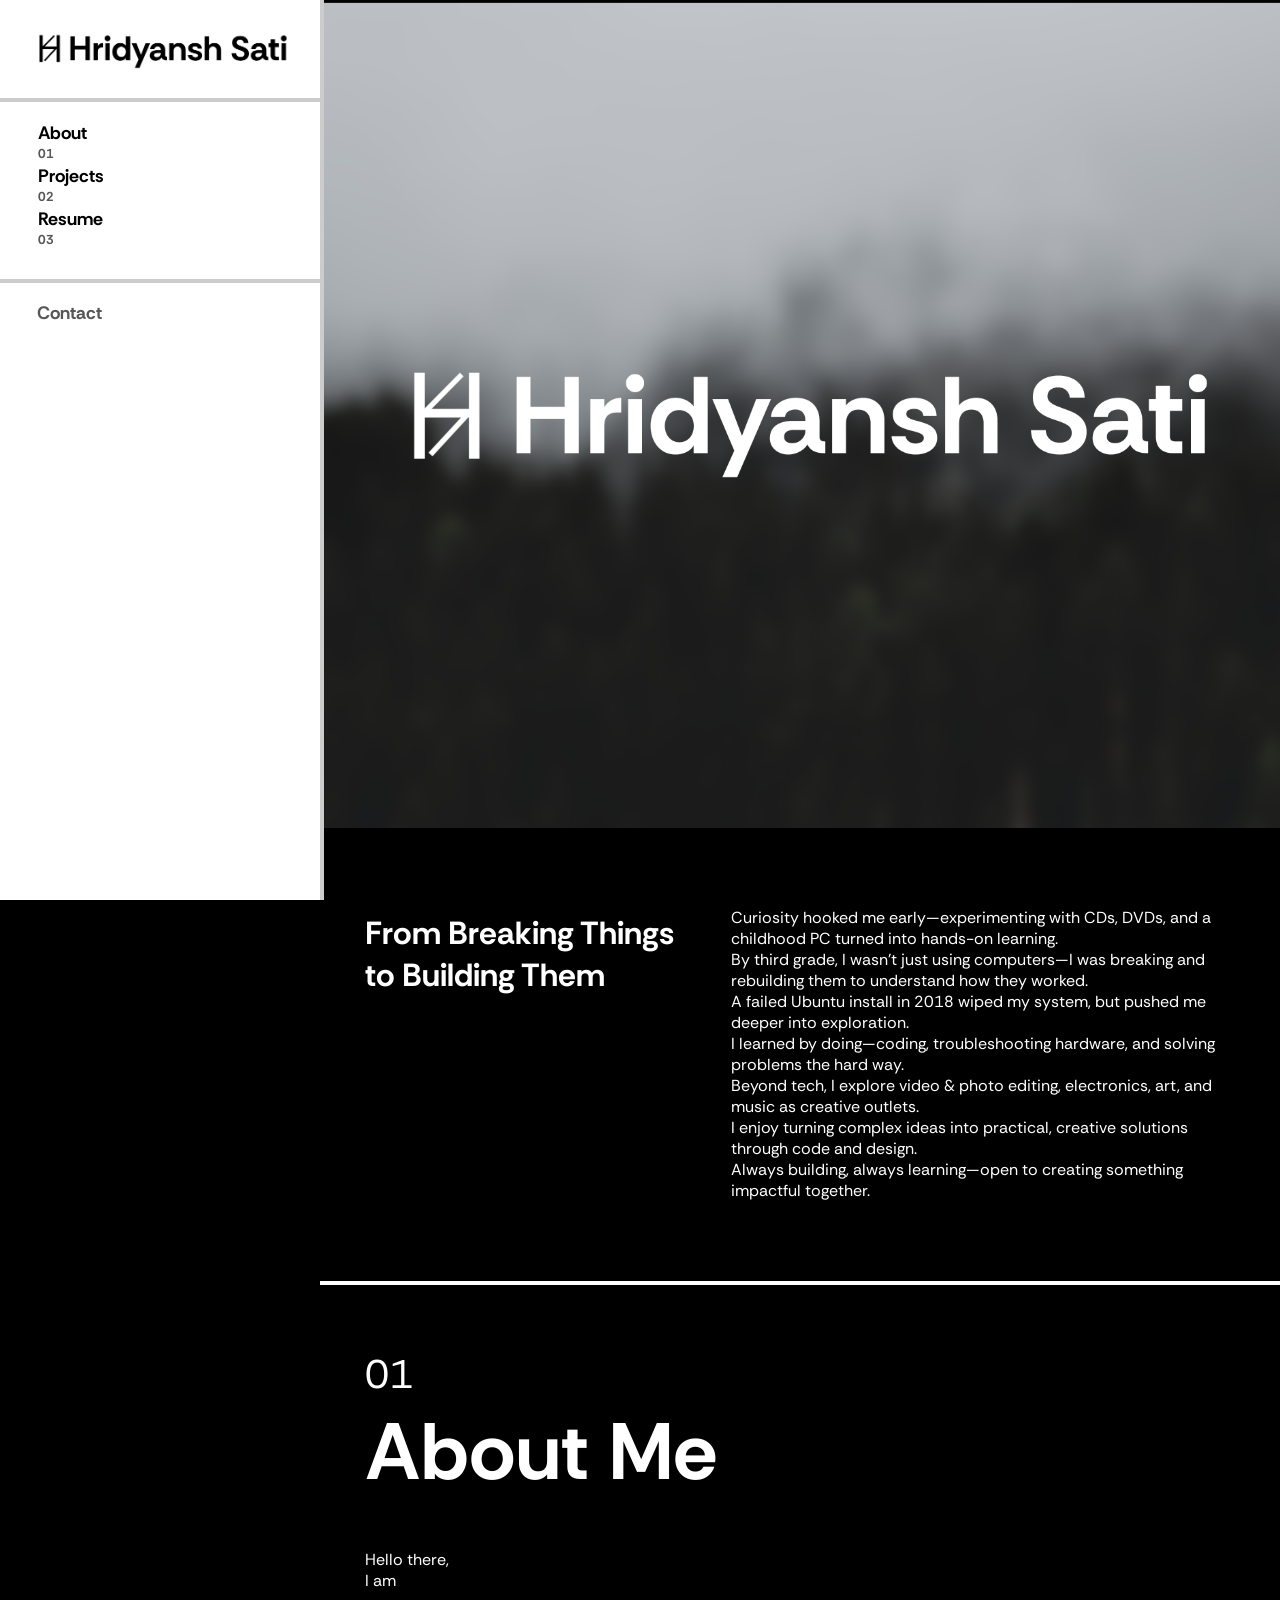
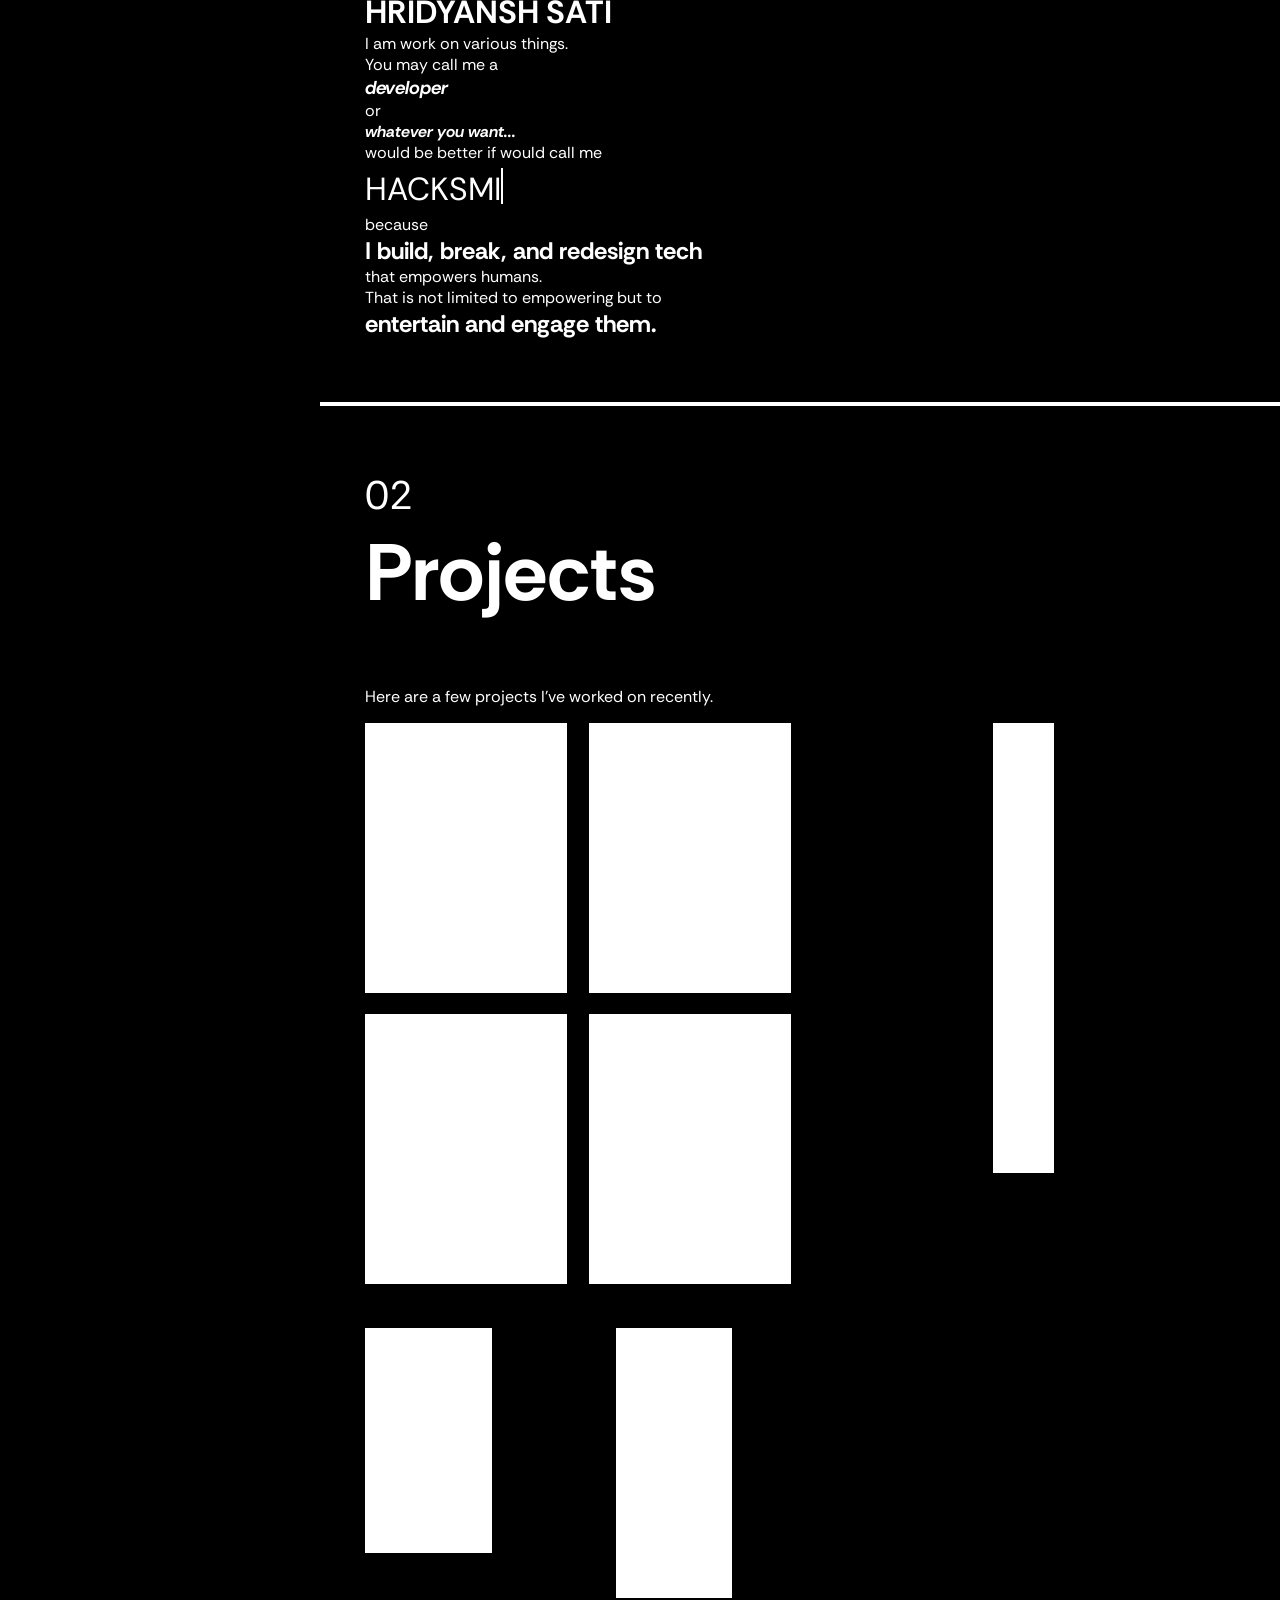
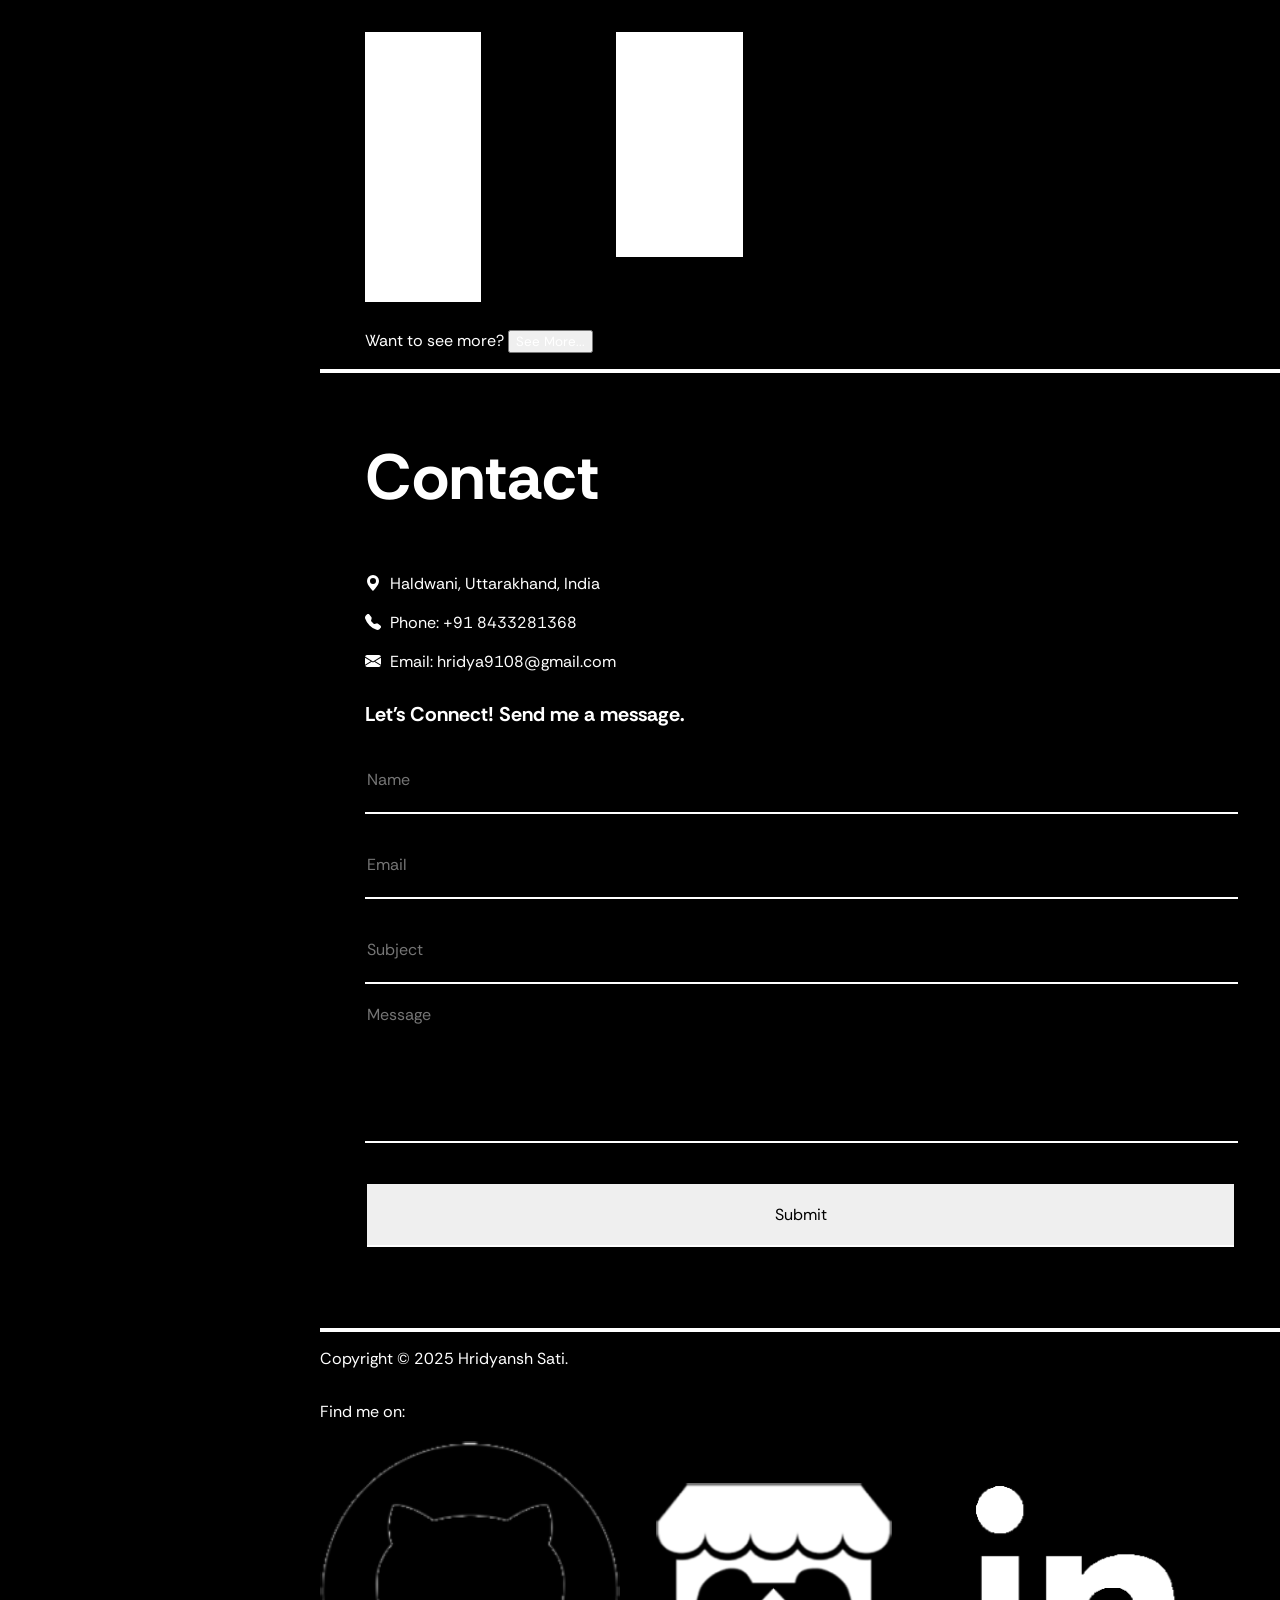
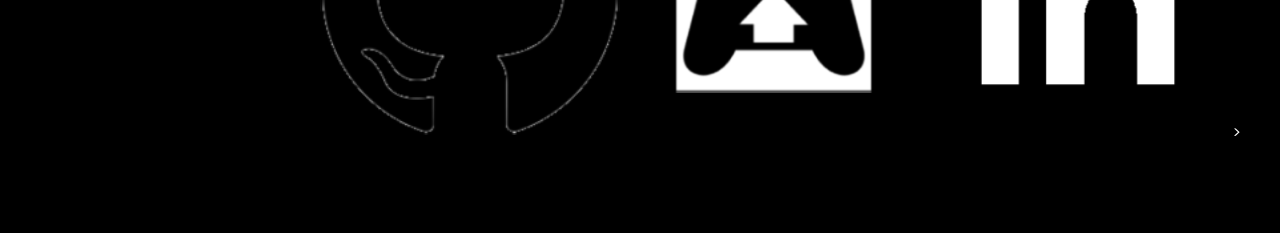
<file: index.html>
<!DOCTYPE html>
<html lang="en">
    <head>
        <meta charset="UTF-8">
        <meta name="viewport" content="width=device-width, initial-scale=1.0">
        <link rel="preconnect" href="https://fonts.googleapis.com">
        <link rel="preconnect" href="https://fonts.gstatic.com" crossorigin>
        <link href="https://fonts.googleapis.com/css2?family=Rethink+Sans:ital,wght@0,400..800;1,400..800&display=swap" rel="stylesheet">
        <link rel="stylesheet" href="/css/index.css">
        <link rel="icon" type="image/png" href="/images/favicon.png">
        <title>Hridyansh Sati</title>
    </head>
    <body>
        <div id="container">
            <nav id="navbar">
                <div id="navbar-content">
                    <a href="index.html">
                        <div id="nav-logo">
                            <svg xmlns="http://www.w3.org/2000/svg" xmlns:xlink="http://www.w3.org/1999/xlink" width="3000" height="500" viewBox="0 0 3000 500">
                                <image xlink:href="[data-uri]" x="0" y="0" width="3000" height="500"/>
                            </svg>
                        </div>
                    </a>
                    <ol>
                        <li>
                            <button class="nav-links">
                                <div class="nav-links-title">
                                    <p class="nav-links-title-name">About</p>
                                </div>
                                <div class="nav-links-title">
                                    <p  class="nav-links-title-number">01</p>
                                </div>
                            </button>
                        </li>
                        <li>
                            <button class="nav-links">
                                <div class="nav-links-title">
                                    <p  class="nav-links-title-name">Projects</p>
                                </div>
                                <div class="nav-links-title">
                                    <p  class="nav-links-title-number">02</p>
                                </div>
                            </button>
                        </li>
                        <li>
                            <button class="nav-links">
                                <div class="nav-links-title">
                                    <p  class="nav-links-title-name">Resume</p>
                                </div>
                                <div class="nav-links-title">
                                    <p  class="nav-links-title-number">03</p>
                                </div>
                            </button>
                        </li>
                    </ol>
                    <a href="/html/contact.html" class="nav-links-contact">Contact</a>
                </div>
            </nav>

            <div id="contentContainer">
                <div id="iImage">
                </div>

                <div id="sparky">
                    <div id="sparkingIdeas">
                        <div id="sparkingIdeas-title">
                            <h1>From Breaking Things to Building Them </h1>
                        </div>
                        <div id="sparkingIdeas-content">
                            <p>Curiosity hooked me early—experimenting with CDs, DVDs, and a childhood PC turned into hands-on learning.<br>
                                By third grade, I wasn’t just using computers—I was breaking and rebuilding them to understand how they worked.<br>
                                A failed Ubuntu install in 2018 wiped my system, but pushed me deeper into exploration.<br>
                                I learned by doing—coding, troubleshooting hardware, and solving problems the hard way.<br>
                                Beyond tech, I explore video & photo editing, electronics, art, and music as creative outlets.<br>
                                I enjoy turning complex ideas into practical, creative solutions through code and design.<br>
                                Always building, always learning—open to creating something impactful together.
                            </p>
                        </div>
                    </div>
                </div>

                <div id="about-me">
                    <div id="about-section">
                        <div id="about-title">
                            <p id="about-title-number">01</p>
                            <p id="about-title-name">About Me</p>
                        </div>
                        <div id="about-content">
                            <p>Hello there,<br>I am </p>
                            <h1>HRIDYANSH SATI</h1>
                            <p>I am work on various things.<br> You may call me a</p>
                            <h3>developer</h3>
                            <p>or</p>
                            <h4>whatever you want...</h4>
                            <p>would be better if would call me</p>
                            <div id="changingTerm">
                                <p><span id="term"></span></p>
                            </div>
                            <p>because</p>
                            <h2>I build, break, and redesign tech</h2>
                            <p>that empowers humans.<br>That is not limited to empowering but to</p>
                            <h2>entertain and engage them.</h2>
                        </div>
                    </div>
                </div>

                <div id="projects">
                    <div id="projects-section">
                        <div id="projects-title">
                            <p id="projects-title-number">02</p>
                            <p id="projects-title-name">Projects</p>
                        </div>
                        <div id="projects-content">
                            <p>Here are a few projects I've worked on recently.</p>
                            <div id="project-items">
                                <div id="project-items-grid">
                                    <div id="project-item-row-1">
                                        <div id="project-items-row-1-column-1">
                                            <div id="project-items-row-1-column-1-row-1">
                                                <div class="project-itembox-row-1-square">
                                                    <div class="project-item-image">
                                                    </div>
                                                    <div class="project-item-title">
                                                        <p class="project-item-title-name">Project 1</p>
                                                    </div>
                                                    <div class="project-item-description">
                                                        <p class="project-item-description-text">A brief description of Project 1.</p>
                                                    </div>
                                                </div>
                                                <div class="project-itembox-row-1-square">
                                                    <div class="project-item-image">
                                                    </div>
                                                    <div class="project-item-title">
                                                        <p class="project-item-title-name">Project 2</p>
                                                    </div>
                                                    <div class="project-item-description">
                                                        <p class="project-item-description-text">A brief description of Project 2.</p>
                                                    </div>
                                                </div>
                                            </div>
                                            <div id="project-items-row-1-column-1-row-2">
                                                <div class="project-itembox-row-1-square">
                                                    <div class="project-item-image">
                                                    </div>
                                                    <div class="project-item-title">
                                                        <p class="project-item-title-name">Project 3</p>
                                                    </div>
                                                    <div class="project-item-description">
                                                        <p class="project-item-description-text">A brief description of Project 3.</p>
                                                    </div>
                                                </div>
                                                <div class="project-itembox-row-1-square">
                                                    <div class="project-item-image">
                                                    </div>
                                                    <div class="project-item-title">
                                                        <p class="project-item-title-name">Project 4</p>
                                                    </div>
                                                    <div class="project-item-description">
                                                        <p class="project-item-description-text">A brief description of Project 4.</p>
                                                    </div>
                                                </div>
                                            </div>
                                        </div>
                                        <div id="project-items-row-1-column-2">
                                            <div class="project-itembox-vert-rectangle">
                                                <div class="project-item-image">
                                                </div>
                                                <div class="project-item-title">
                                                    <p class="project-item-title-name">Project 5</p>
                                                </div>
                                                <div class="project-item-description">
                                                    <p class="project-item-description-text">A brief description of Project 5.</p>
                                                </div>
                                            </div>
                                        </div>
                                    </div>
                                    <div id="project-item-row-2">
                                        <div id="project-items-row-2-column-1">
                                            <div class="project-itembox-hori-rectangle">
                                                <div class="project-item-image">
                                                </div>
                                                <div class="project-item-title">
                                                    <p class="project-item-title-name">Project 6</p>
                                                </div>
                                                <div class="project-item-description">
                                                    <p class="project-item-description-text">A brief description of Project 6.</p>
                                                </div>
                                            </div>
                                        </div>
                                        <div id="project-items-row-2-column-2">
                                            <div class="project-itembox-row-2-square">
                                                <div class="project-item-image">
                                                </div>
                                                <div class="project-item-title">
                                                    <p class="project-item-title-name">Project 7</p>
                                                </div>
                                                <div class="project-item-description">
                                                    <p class="project-item-description-text">A brief description of Project 7.</p>
                                                </div>
                                            </div>
                                        </div>
                                    </div>
                                    <div id="project-item-row-3">
                                        <div id="project-items-row-3-column-1">
                                            <div class="project-itembox-row-3-square">
                                                <div class="project-item-image">
                                                </div>
                                                <div class="project-item-title">
                                                    <p class="project-item-title-name">Project 8</p>
                                                </div>
                                                <div class="project-item-description">
                                                    <p class="project-item-description-text">A brief description of Project 8.</p>
                                                </div>
                                            </div>
                                        </div>
                                        <div id="project-items-row-3-column-2">
                                            <div class="project-itembox-hori-rectangle">
                                                <div class="project-item-image">
                                                </div>
                                                <div class="project-item-title">
                                                    <p class="project-item-title-name">Project 9</p>
                                                </div>
                                                <div class="project-item-description">
                                                    <p class="project-item-description-text">A brief description of Project 9.</p>
                                                </div>
                                            </div>
                                        </div>
                                    </div>
                                </div>
                            </div>
                        </div>
                        <div id="see-more">
                            <p>Want to see more? <button>See More...</button></p>
                        </div>
                    </div>
                </div>

                <div id="contact">
                    <div id="contact-section">
                        <div id="contact-title">
                            <p id="contact-title-name">Contact</p>
                        </div>
                        <div id="contact-content">
                            <div id="contact-details">
                                <div class="contact-detail">
                                    <svg class="contact-detail-icon" xmlns="http://www.w3.org/2000/svg" width="16" height="16" fill="currentColor" class="bi bi-geo-alt-fill" viewBox="0 0 16 16">
                                        <path d="M8 16s6-5.686 6-10A6 6 0 0 0 2 6c0 4.314 6 10 6 10m0-7a3 3 0 1 1 0-6 3 3 0 0 1 0 6"/>
                                    </svg>
                                    <p class="contact-detail-info">Haldwani, Uttarakhand, India</p>
                                </div>
                                <div class="contact-detail">
                                    <svg class="contact-detail-icon" xmlns="http://www.w3.org/2000/svg" width="16" height="16" fill="currentColor" class="bi bi-telephone-fill" viewBox="0 0 16 16">
                                        <path fill-rule="evenodd" d="M1.885.511a1.745 1.745 0 0 1 2.61.163L6.29 2.98c.329.423.445.974.315 1.494l-.547 2.19a.68.68 0 0 0 .178.643l2.457 2.457a.68.68 0 0 0 .644.178l2.189-.547a1.75 1.75 0 0 1 1.494.315l2.306 1.794c.829.645.905 1.87.163 2.611l-1.034 1.034c-.74.74-1.846 1.065-2.877.702a18.6 18.6 0 0 1-7.01-4.42 18.6 18.6 0 0 1-4.42-7.009c-.362-1.03-.037-2.137.703-2.877z"/>
                                    </svg>
                                    <p class="contact-detail-info">Phone: +91 8433281368</p>
                                </div>
                                <div class="contact-detail">
                                    <svg class="contact-detail-icon" xmlns="http://www.w3.org/2000/svg" width="16" height="16" fill="currentColor" class="bi bi-envelope-fill" viewBox="0 0 16 16">
                                        <path d="M.05 3.555A2 2 0 0 1 2 2h12a2 2 0 0 1 1.95 1.555L8 8.414zM0 4.697v7.104l5.803-3.558zM6.761 8.83l-6.57 4.027A2 2 0 0 0 2 14h12a2 2 0 0 0 1.808-1.144l-6.57-4.027L8 9.586zm3.436-.586L16 11.801V4.697z"/>
                                    </svg>
                                    <p class="contact-detail-info">Email: hridya9108@gmail.com</p>
                                </div>
                            </div>
                            <div id="contact-form">
                                <div id="contact-message">
                                    <p id="contact-message-text">Let's Connect! Send me a message.</p>
                                </div>
                                <div id="contact-form-content">
                                    <form action="https://formspree.io/f/xanbqana" method="POST">
                                        <div id="form-inputs">
                                            <div class="form-input">
                                                <input class="form-input-field" type="text" placeholder="Name" required name="name">
                                            </div>
                                            <div class="form-input">
                                                <input class="form-input-field" type="text" placeholder="Email" required name="email">
                                            </div>
                                            <div class="form-input">
                                                <input class="form-input-field" type="text" placeholder="Subject" required name="subject">
                                            </div>
                                            <div class="form-input">
                                                <textarea class="form-input-field" type="text" placeholder="Message" required name="message" id="message"></textarea>
                                            </div>
                                        </div>
                                        <div id="contact-form-submit">
                                            <button type="submit" id="form-submit-button">Submit</button>
                                        </div>
                                    </form>
                                    <!--Message Overlay -->
                                    <div id="overlay">
                                        <div id="overlay-message"></div>
                                    </div>
                                </div>
                            </div>
                        </div>
                    </div>
                </div>
                
                <div id="bottomB">
                    <div id="copy">
                        <p>Copyright &copy; 2025 Hridyansh Sati.</p>
                    </div>
                    <div id="connect">
                        <p>Find me on:</p>
                        <a href="https://github.com/hridyansh5492" target="_blank" rel="noopener" aria-label="Go to Github"><img src="icons/github.png" alt=""></img></a>
                        <a href="https://itch.io/profile/sapt7" target="_blank" rel="noopener" aria-label="Go to Itch.io"><img src="icons/itch_io.png" alt=""></img></a>
                        <a href="https://www.linkedin.com/in/hridyansh-sati-08685918a/" target="_blank" rel="noopener" aria-label="Go to LinkedIn"><img src="icons/linkedin.png" alt=""></img></a>
                        <!--<a href=""><img src="icons/playstore.png" alt=""></img></a>-->   <!--Playstore Tag-->>
                    </div>
                </div>
            </div>
        </div>
        <script src="/js/index.js"></script>
        <script src="/js/contact.js"></script>
    </body>
</html>
</file>
<file: css/index.css>
*{
    font-family: "Rethink Sans", sans-serif;
    color: rgb(255, 255, 255);
    list-style-type: none;
    overflow-x: hidden;
}

html {
    scroll-behavior: smooth;
}

body{
    margin: 0%;
    background-color: #000000;
}

#container{
    width: 100%;
    height: 100%;
}

/* Navigation Bar */
#navbar{
    background-color: rgb(255, 255, 255);
    height: 100vh;
    width: 25%;
    position: fixed;
    border-right: #cccccc 0.5vh solid;
}

#navbar-content{
    display: flex;
    flex-direction: column;
    gap: 18px;
}

#nav-logo{
    border-bottom: #cccccc 0.5vh solid;
}

#nav-logo svg{
    width: 100%;
    height: auto;
    display: block;
    margin: 7% 7% 7% 5%;
}

#navbar ol{
    padding: 0;
    margin: 0;
    border-bottom: #cccccc 0.5vh solid;
    padding: 0px 20px 30px 32px;
    gap: 10px;
}

#navbar ol li{
    display: flex;
    flex-direction: column;         
    box-sizing: border-box;
}

/*buttons in the navigation bar*/
.nav-links, .nav-links-contact {
    background-color: rgb(255, 255, 255);
    color: rgb(0, 0, 0);
    position: relative;
    width: 100%;
    border: 0;
    gap: 10px;
    overflow: hidden;
    justify-content: left;
    text-decoration: none;
    font-weight: bold;
    margin: 0px;
}

.nav-links .nav-links-title{
    width: 80%;
    height: min-content; 
    display: flex;
    flex-direction: row;
}

.nav-links .nav-links-title .nav-links-title-name {
    color: #000000;
    font-size: 18px;
    margin: 0px;
}

.nav-links .nav-links-title .nav-links-title-number {
    color: #575757;
    font-size: 13px;
    margin: 0px;
}

.nav-links-contact {
    padding: 0px 20px 0px 37px;
    color: #575757;
    font-size: 18px;
}

#navbar li .nav-links:hover .nav-links-title-name{
    color: #575757;
    transition: color 0.3s ease;
}

#navbar li .nav-links:hover .nav-links-title-number{
    color: #000000;
    transition: color 0.3s ease;
}

.nav-links-contact:hover {
    color: #979797;
    transition: color 0.3s ease;
}

/*Content Container*/
#contentContainer{
    margin-left: 25%;
    width: 75%;
    display: flex;
    flex-direction: column;
    padding-bottom: 10vh;
}

/*intro image*/
#iImage{
    background-image: url("/images/iImage.svg");
    background-size: cover;
    background-position: center;
    width: 100%;
    height: 92vh;
}

/*sparking Ideas*/
#sparky {
    border-bottom: #ffffff 0.5vh solid;
    width: 100%;
}

#sparkingIdeas{
    display: flex;
    flex-direction: row;
    margin-top: 7vh;
    margin-left: 5vh;
}

#sparkingIdeas-title {
    width: 35%;
}

#sparkingIdeas-content{
    width: 55%;
    margin: 0% 0% 7% 5%;
}

/*about-section*/
#about-me {
    border-bottom: #ffffff 0.5vh solid;
    width: 100%;
}

#about-section{
    margin-top: 7vh;
    margin-left: 5vh;
}

#about-section p,
#about-section h1,
#about-section h2,
#about-section h3,
#about-section h4,
#about-section h5,
#about-section h6{
    margin: 0;
}

#about-section h3,
#about-section h4{
    font-style: italic;
}

#about-title{
    display: flex;
    flex-direction: column;
    margin-bottom: 5vh;
}

#about-title-number {
    font-size: 2.5rem;
}

#about-title-name {
    font-size: 5rem;
    font-weight: bold;
}

#about-content {
    gap: 5vh;
    margin-bottom: 7vh;
}

#changingTerm{
    margin-top: 5vh;
    margin-left: 5vh;
    width: 75%;
    height: 2.25rem;
    display: flex;
    margin: 5px 0px 10px 0px;
}

#changingTerm p{
    font-family: "Rethink Sans", sans-serif;
    font-size: 2rem;
    width: 16ch;
    overflow: hidden;
    white-space: nowrap;
    margin: 0;
    flex-shrink: 0px;
}

#term{
    display: inline-block;
    border-right: 2px solid white;
    animation: blink 0.8s steps(1) infinite;
}

@keyframes blink {
    50% {
        border-color: transparent;
    }
}

/*projects-section*/
#projects {
    border-bottom: #ffffff 0.5vh solid;
    width: 100%;
}

#projects-section{
    margin-top: 7vh;
    margin-left: 5vh;
}

#projects-title{
    display: flex;
    flex-direction: column;
    margin-bottom: 5vh;
}

#projects-title-number {
    font-size: 2.5rem;
    margin: 0;
}

#projects-title-name {
    font-size: 5rem;
    font-weight: bold;
    margin: 0;
}

#project-items-grid {
    width: 95%;
    display: flex;
    flex-direction: column;
    gap: 2.5vh;
}

/* ROWS */
#project-item-row-1,
#project-item-row-2,
#project-item-row-3 {
    display: flex;
    flex-direction: row;
    gap: 20px;
}

#project-items-row-1-column-1 {
    width: 70%;
    display: flex;
    flex-direction: column;
    overflow: hidden;
}

#project-items-row-1-column-1-row-1, 
#project-items-row-1-column-1-row-2  {
    width: 70%;
    display: flex;
    flex-direction: row;
    gap: 5%;
    overflow: hidden;
}

#project-items-row-1-column-2 {
    width: 20%;
}

.project-itembox-row-1-square {
    width: 50%;
    height: 30vh;
    background-color: #ffffff;
    margin-bottom: 5%;
}

.project-itembox-row-2-square,
.project-itembox-row-3-square {
    width: 50%;
    height: 30vh;
    background-color: #ffffff;
    margin-bottom: 5%;
}

.project-itembox-vert-rectangle {
    width: 35%;
    height: 50vh;
    background-color: #ffffff;
    margin-bottom: 10%;
}

.project-itembox-hori-rectangle {
    width: 55%;
    height: 25vh;
    background-color: #ffffff;
    margin-bottom: 10%;
}

/*contact form*/
#contact {
    border-bottom: #ffffff 0.5vh solid;
    width: 100%;
}

#contact-section{
    margin-top: 7vh;
    margin-left: 5vh;
}

#contact-title{
    display: flex;
    flex-direction: column;
    margin-bottom: 5vh;
}

#contact-title-name {
    font-size: 4rem;
    font-weight: bold;
    margin: 0;
}

#contact-content {
    gap: 5vh;
    margin-bottom: 7vh;
}

#contact-details {
    display: flex;
    flex-direction: column;
}

.contact-detail {
    display: flex;
    flex-direction: row;
    align-items: center;
}

.contact-detail-info {
    margin: 1vh;
}

#contact-form {
    display: flex;
    flex-direction: column;
}

#contact-message-text {
    font-size: 1.25rem;
    font-weight: bold;
}

#contact-form-content {
    display: flex;
    flex-direction: column;
}

.form-input-field {
    margin: 0vh 2vh 2vh 0vh;
    width: 95%;
    height: 7vh;
    background-color: transparent;
    color: #ffffff;
    border: 0;
    border-bottom: 2px solid #ffffff;
    resize: none;
    outline: none;
    font-size: 100%;
}

#contact-form-submit {
    margin: 0% 0% 0% 0.24%;
}

#form-submit-button{
    margin: 2vh 2vh 2vh 0vh;
    width: 95%;
    height: 7vh;
    color: #000000;
    border: 0;
    border-bottom: 2px solid #ffffff;
    outline: none;
    font-size: 100%;
}

#message{
    height: 15vh;
}


/*footer
#bottomB{
    width: 100%;
    height: 7%;
    background-color: #ffffff;
    display: flex;
    justify-content: space-between;

    bottom: 0px;
    font-size: larger;
    font-weight: bold;
    box-shadow: -10px -10px 15px 15px rgba(61, 61, 61, 0.3);
}

#bottomB #copy{
    width: 50%;
    color: #000000;
    margin-top: 0.5%;
    margin-left: 2%;
}

#bottomB #connect{
    width: 45%;
    display: flex;
    margin-top: 0.5%;
}

#bottomB p{
    color: #000000;
    margin-top: 1%;
}

#bottomB #connect img{
    width: 5vh;
    height: 5vh;
    margin-left: 2vh;
    border-radius: 50%;
}

#bottomB #connect img:hover{
    box-shadow: 0px 0px 10px #000;
}

#contact{
    margin-left: 5vh;
    width: 50%;
}

#connectM{
    margin-left: 2vh;
}
*/
</file>
